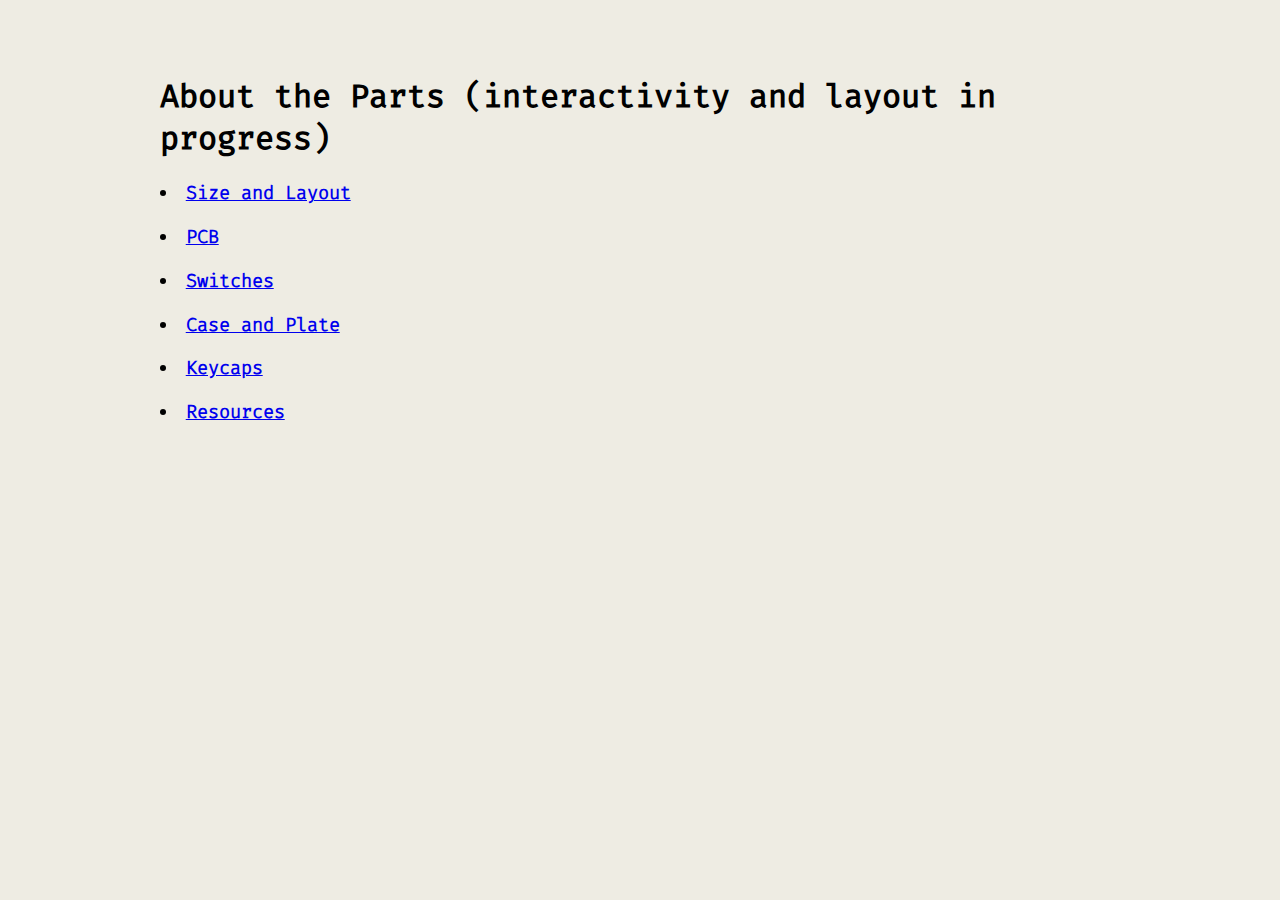
<file: index.html>
<html lang="en">
<head>
    <link rel="stylesheet" href="style.css">
    <meta charset="UTF-8">
    <meta name="viewport" content="width=device-width, initial-scale=1.0">
    <title>keyboards</title>
    
</head>

<body>
    <h1 id="h1">About the Parts (interactivity and layout in progress)</h1>
    <h3 id=h4><li><a href="layout.html">Size and Layout</a></li></h3>
    <h3 id=h4><li><a href="pcb.html">PCB</a></li></h3>
    <h3 id=h4><li><a href="switches.html">Switches</a></li></h3>
    <h3 id=h4><li><a href="caseplate.html">Case and Plate</a></li></h3>
    <h3 id=h4><li><a href="keycaps.html">Keycaps</a></li></h3>
    <h3 id=h4><li><a href="resources.html">Resources</a></li></h3>
</body>
</html>
</file>
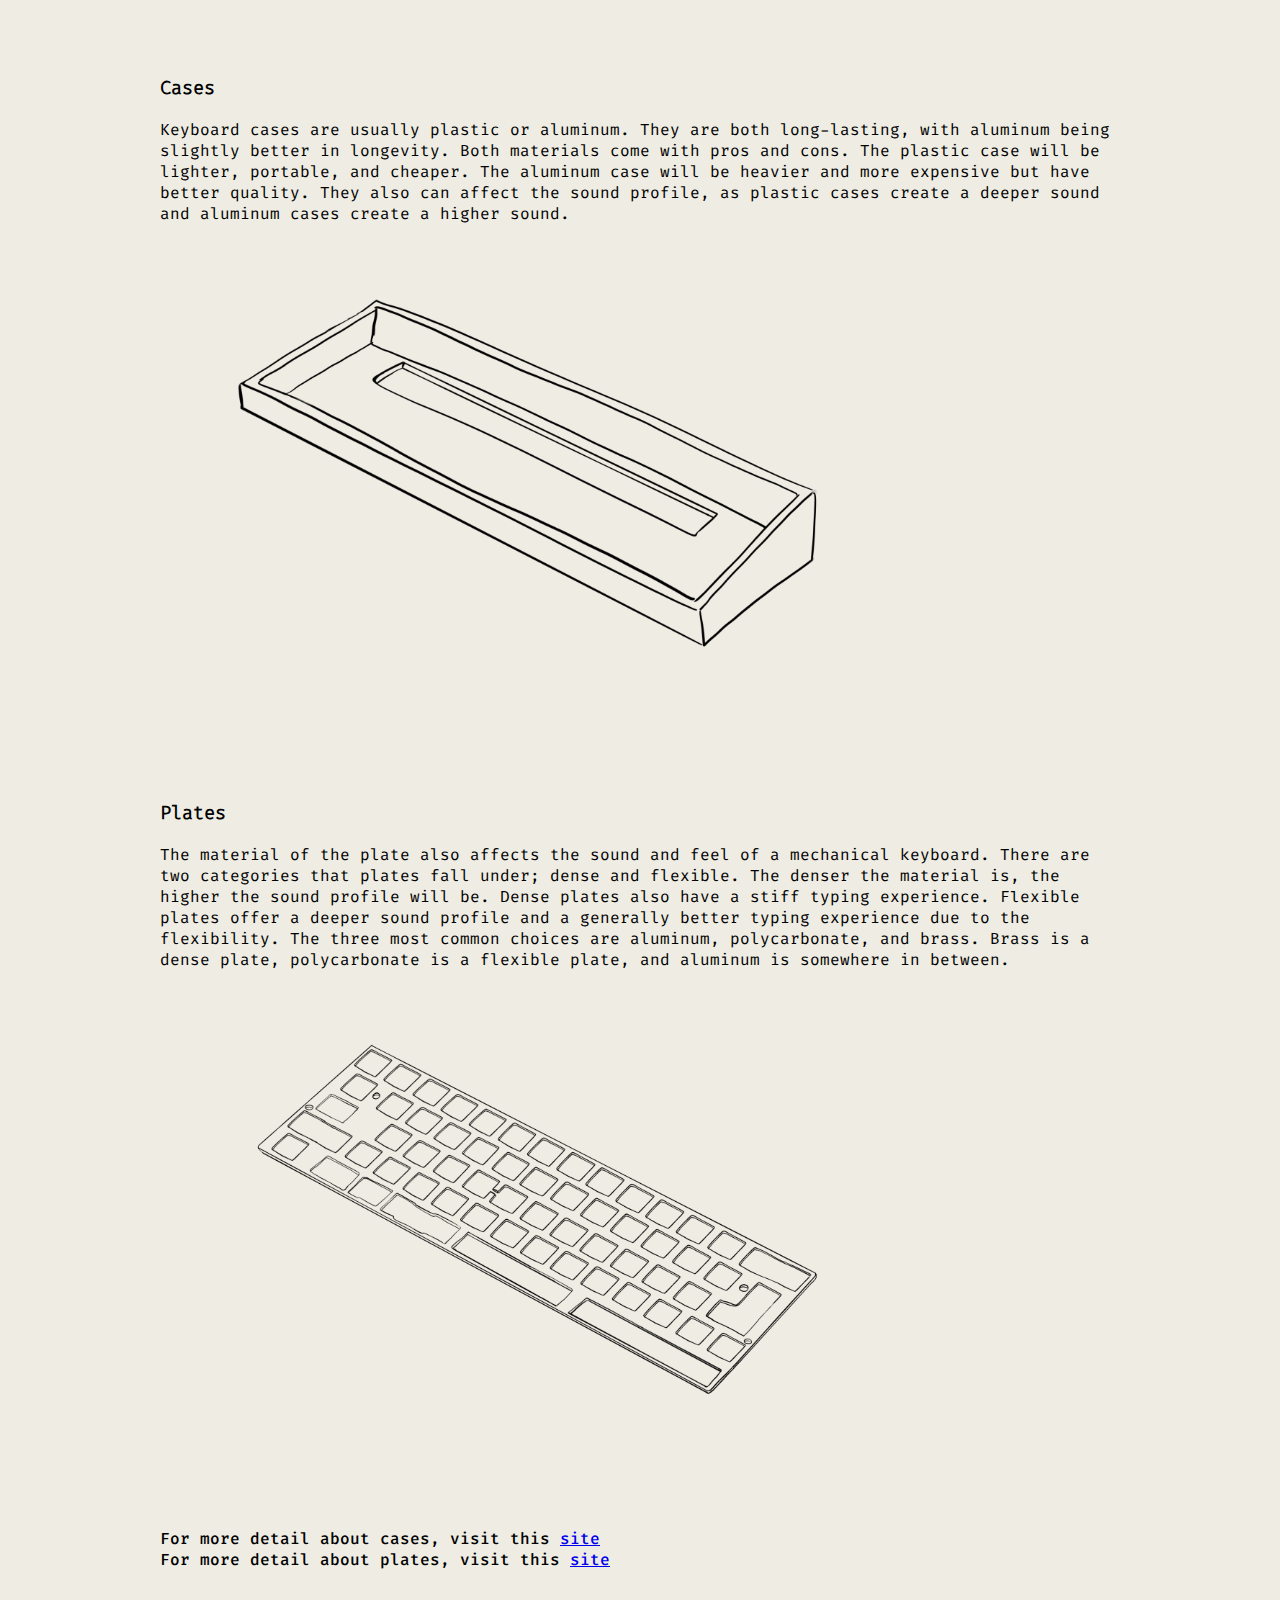
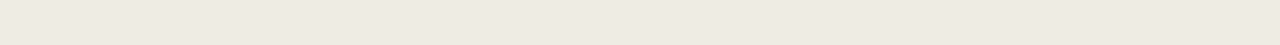
<file: caseplate.html>
<html lang="en">
<head>
    <link rel="stylesheet" href="style.css">
    <meta charset="UTF-8">
    <meta name="viewport" content="width=device-width, initial-scale=1.0">
    <title>case and plate</title>
</head>
<body>
    <h3 id="h3">Cases</h3>
    <p1 id="p1">Keyboard cases are usually plastic or aluminum. They are both long-lasting, with aluminum being slightly better in longevity. Both materials come with pros and cons. The plastic case will be lighter, portable, and cheaper. The aluminum case will be heavier and more expensive but have better quality. They also can affect the sound profile, as plastic cases create a deeper sound and aluminum cases create a higher sound. 
    </p1>
    <img src="images/IMG_0722.PNG" alt="case">
    <br>
    <br>
    <h3 id="h3">Plates</h3>
    <p1 id="p1">The material of the plate also affects the sound and feel of a mechanical keyboard. There are two categories that plates fall under; dense and flexible. The denser the material is, the higher the sound profile will be. Dense plates also have a stiff typing experience. Flexible plates offer a deeper sound profile and a generally better typing experience due to the flexibility. The three most common choices are aluminum, polycarbonate, and brass. Brass is a dense plate, polycarbonate is a flexible plate, and aluminum is somewhere in between. 
    </p1>
    <img src="images/IMG_0720.PNG" alt="plate">
    <br>
    <br>

    <p2 id="p2">For more detail about cases, visit this <a href="https://kineticlabs.com/blog/plastic-vs-metal-mechanical-keyboard#:~:text=Keyboard%20cases%20are%20usually%20plastic,low%20cost%20and%20low%20weight. ">site</a>
    </p2>
    <br>
    <p2 id="p2">For more detail about plates, visit this <a href="https://kineticlabs.com/blog/comparing-mechanical-keyboard-plate-materials">site</a>
    </p2>
</body>
</html>
</file>
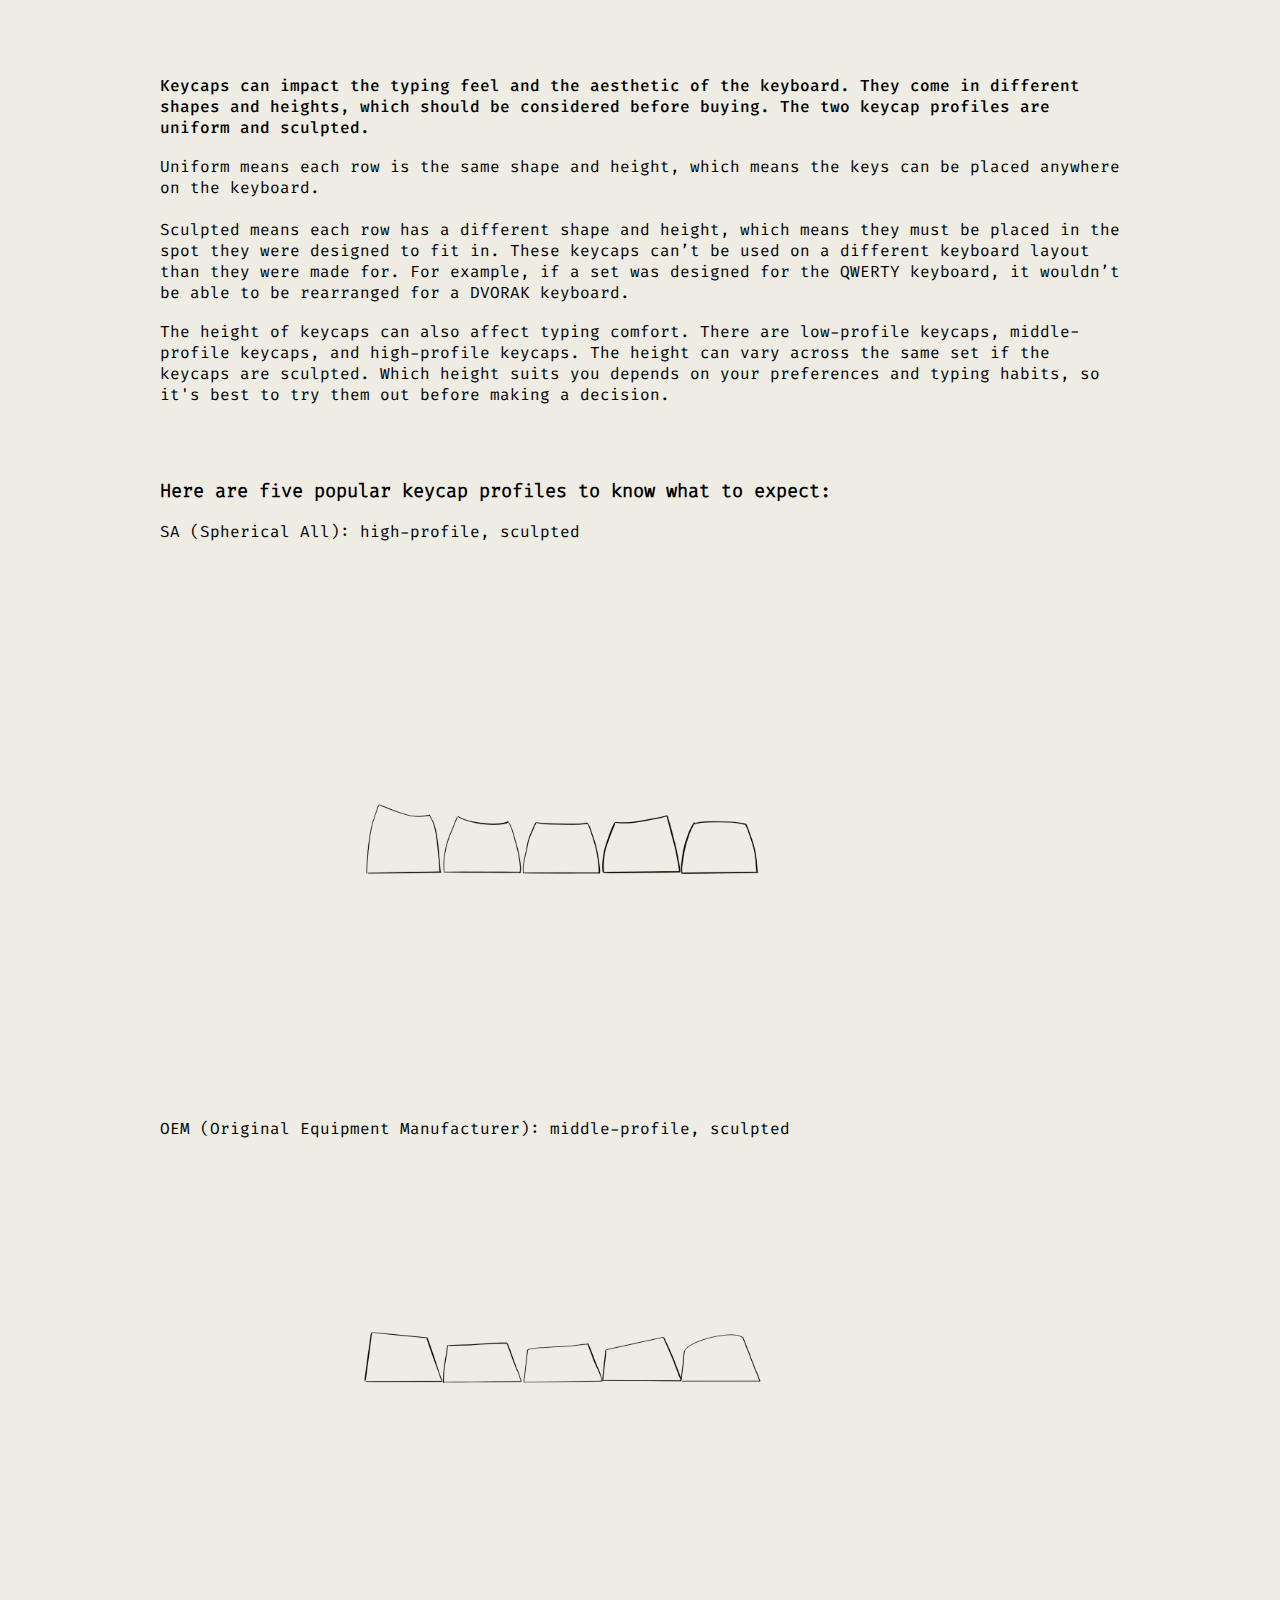
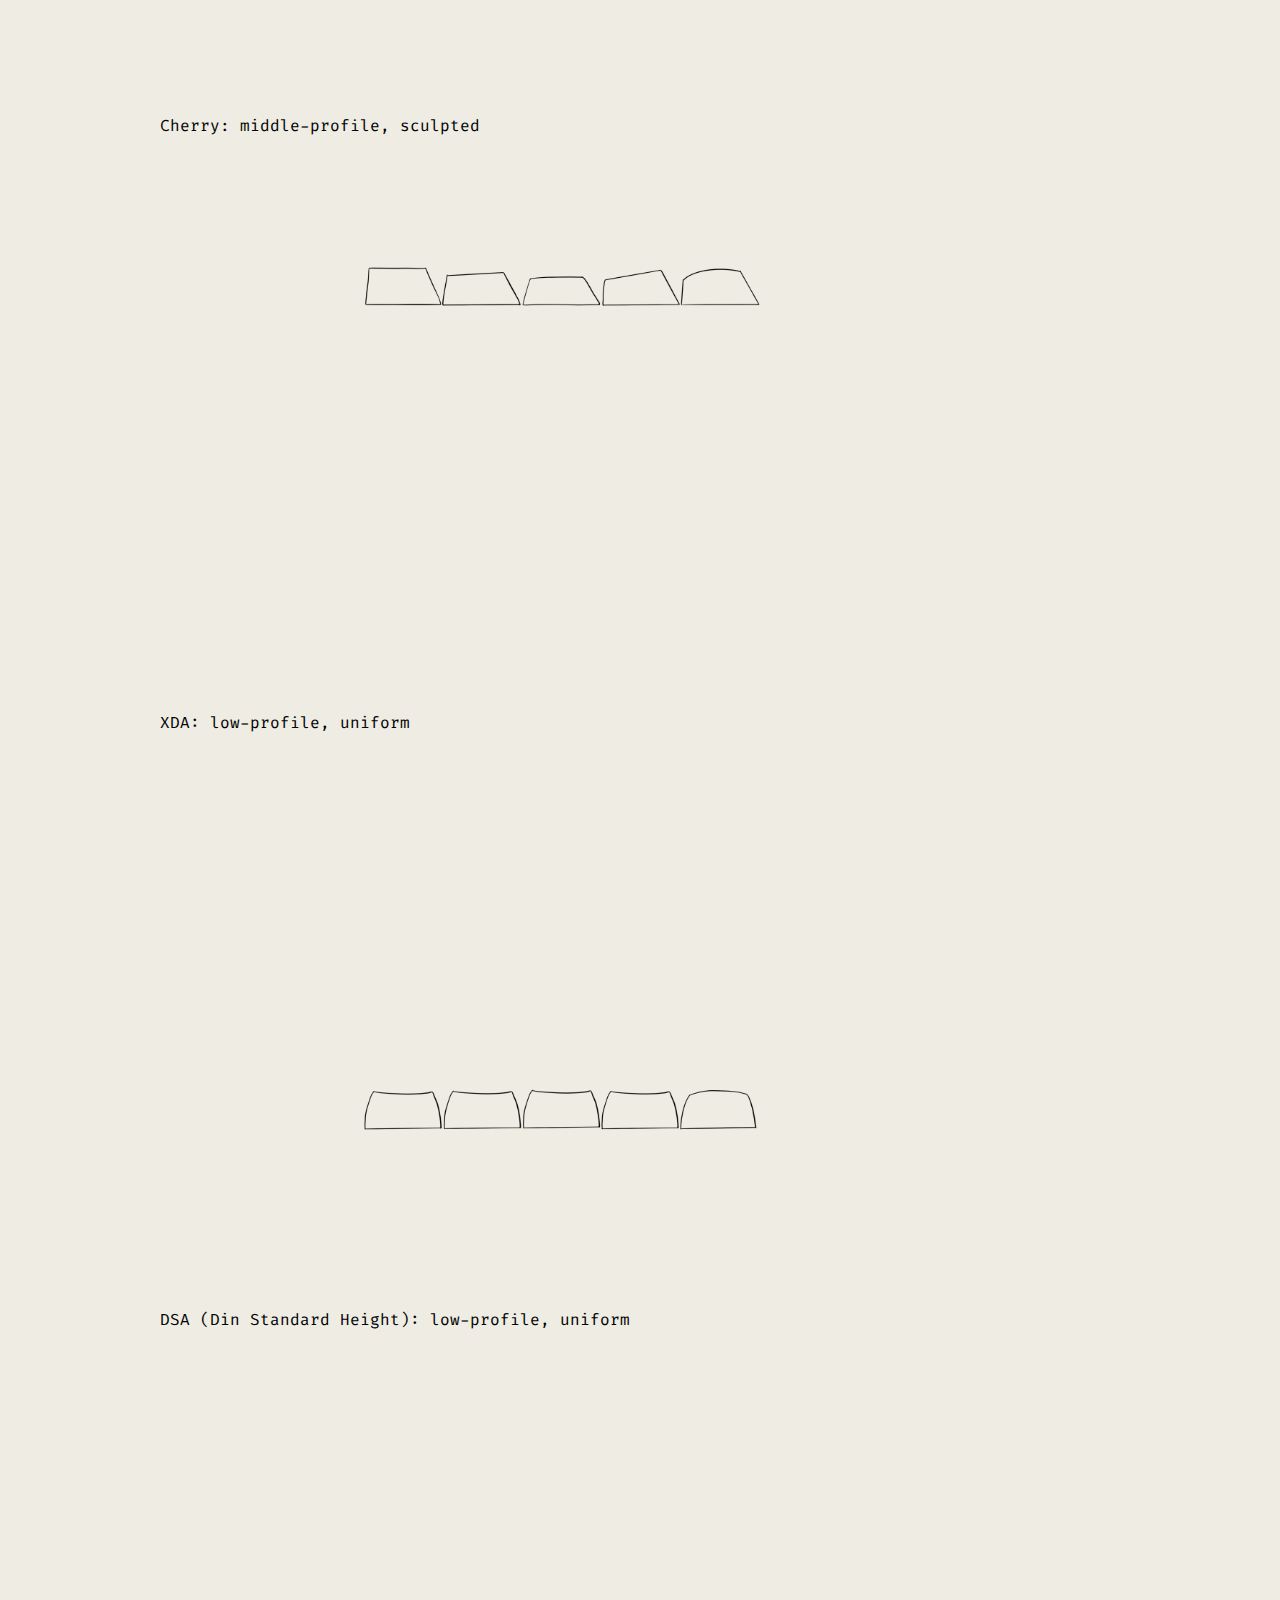
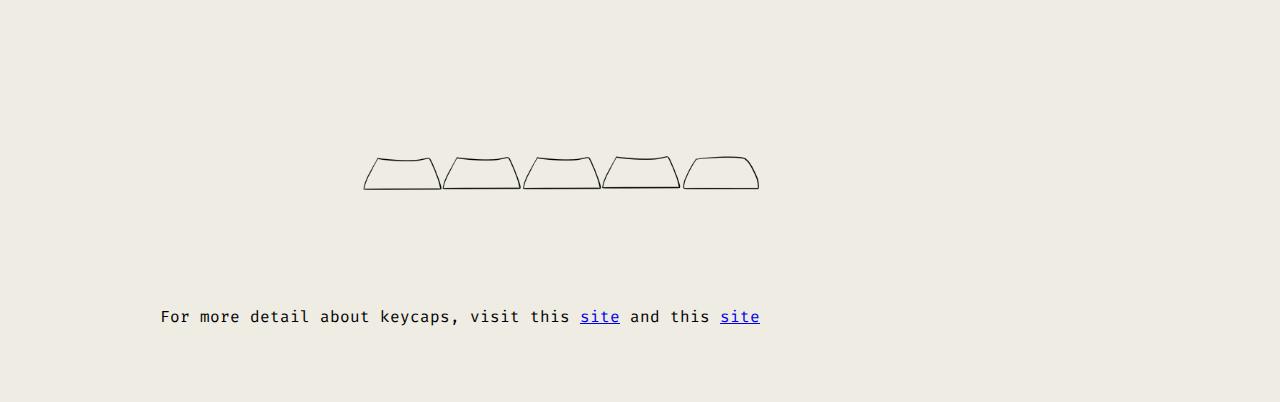
<file: keycaps.html>
<html lang="en">
<head>
    <link rel="stylesheet" href="style.css">
    <meta charset="UTF-8">
    <meta name="viewport" content="width=device-width, initial-scale=1.0">
    <title>keycaps</title>
</head>
<body>
    <p1 id="p2">Keycaps can impact the typing feel and the aesthetic of the keyboard. They come in different shapes and heights, which should be considered before buying. The two keycap profiles are uniform and sculpted.
    </p1>
    <br>
    <br>
    <p1 id="p1">Uniform means each row is the same shape and height, which means the keys can be placed anywhere on the keyboard.
        <br>
        <br>
        <p1 id="p1">Sculpted means each row has a different shape and height, which means they must be placed in the spot they were designed to fit in. These keycaps can’t be used on a different keyboard layout than they were made for. For example, if a set was designed for the QWERTY keyboard, it wouldn’t be able to be rearranged for a DVORAK keyboard.
        </p1></p1>
        <br>
        <br>
        <p1 id="p1">The height of keycaps can also affect typing comfort. There are low-profile keycaps, middle-profile keycaps, and high-profile keycaps. The height can vary across the same set if the keycaps are sculpted. Which height suits you depends on your preferences and typing habits, so it's best to try them out before making a decision. 
        </p1>
        <br>
        <br>
        <br>
        <br>
        <h3 id="h3">Here are five popular keycap profiles to know what to expect:
        </h3>
        <p1 id="p1">SA (Spherical All): high-profile, sculpted
        </p1>
        <br>
        <br>
        <img src="images/sa.PNG" alt="SA keycaps">
        <br>
        <br>
        <p1 id="p1">OEM (Original Equipment Manufacturer): middle-profile, sculpted
        </p1>
        <br>
        <br>
        <img src="images/oem.PNG" alt="OEM keycaps">
        <br>
        <br>
        <p1 id="p1">Cherry: middle-profile, sculpted
        </p1>
        <br>
        <br>
        <img src="images/cherry.PNG" alt="cherry keycaps">
        <br>
        <br>
        <p1 id="p1">XDA: low-profile, uniform
        </p1>
        <br>
        <br>
        <img src="images/xda.PNG" alt="XDA keycaps">
        <br>
        <br>
        <p1 id="p1">DSA (Din Standard Height): low-profile, uniform
        </p1>
        <br>
        <br>
        <img src="images/dsa.PNG" alt="DSA keycaps">
        <br>
        <br>
        <p2 id="p1">For more detail about keycaps, visit this <a href="https://goblintechkeys.com/blogs/news/comparison-of-different-keycap-profile-sa-dsa-oem-cherry-and-xda">site</a> and this <a href="https://www.daskeyboard.com/blog/types-of-keycap-profiles/ ">site
            </a>
        </p2>
</body>
</html>
</file>
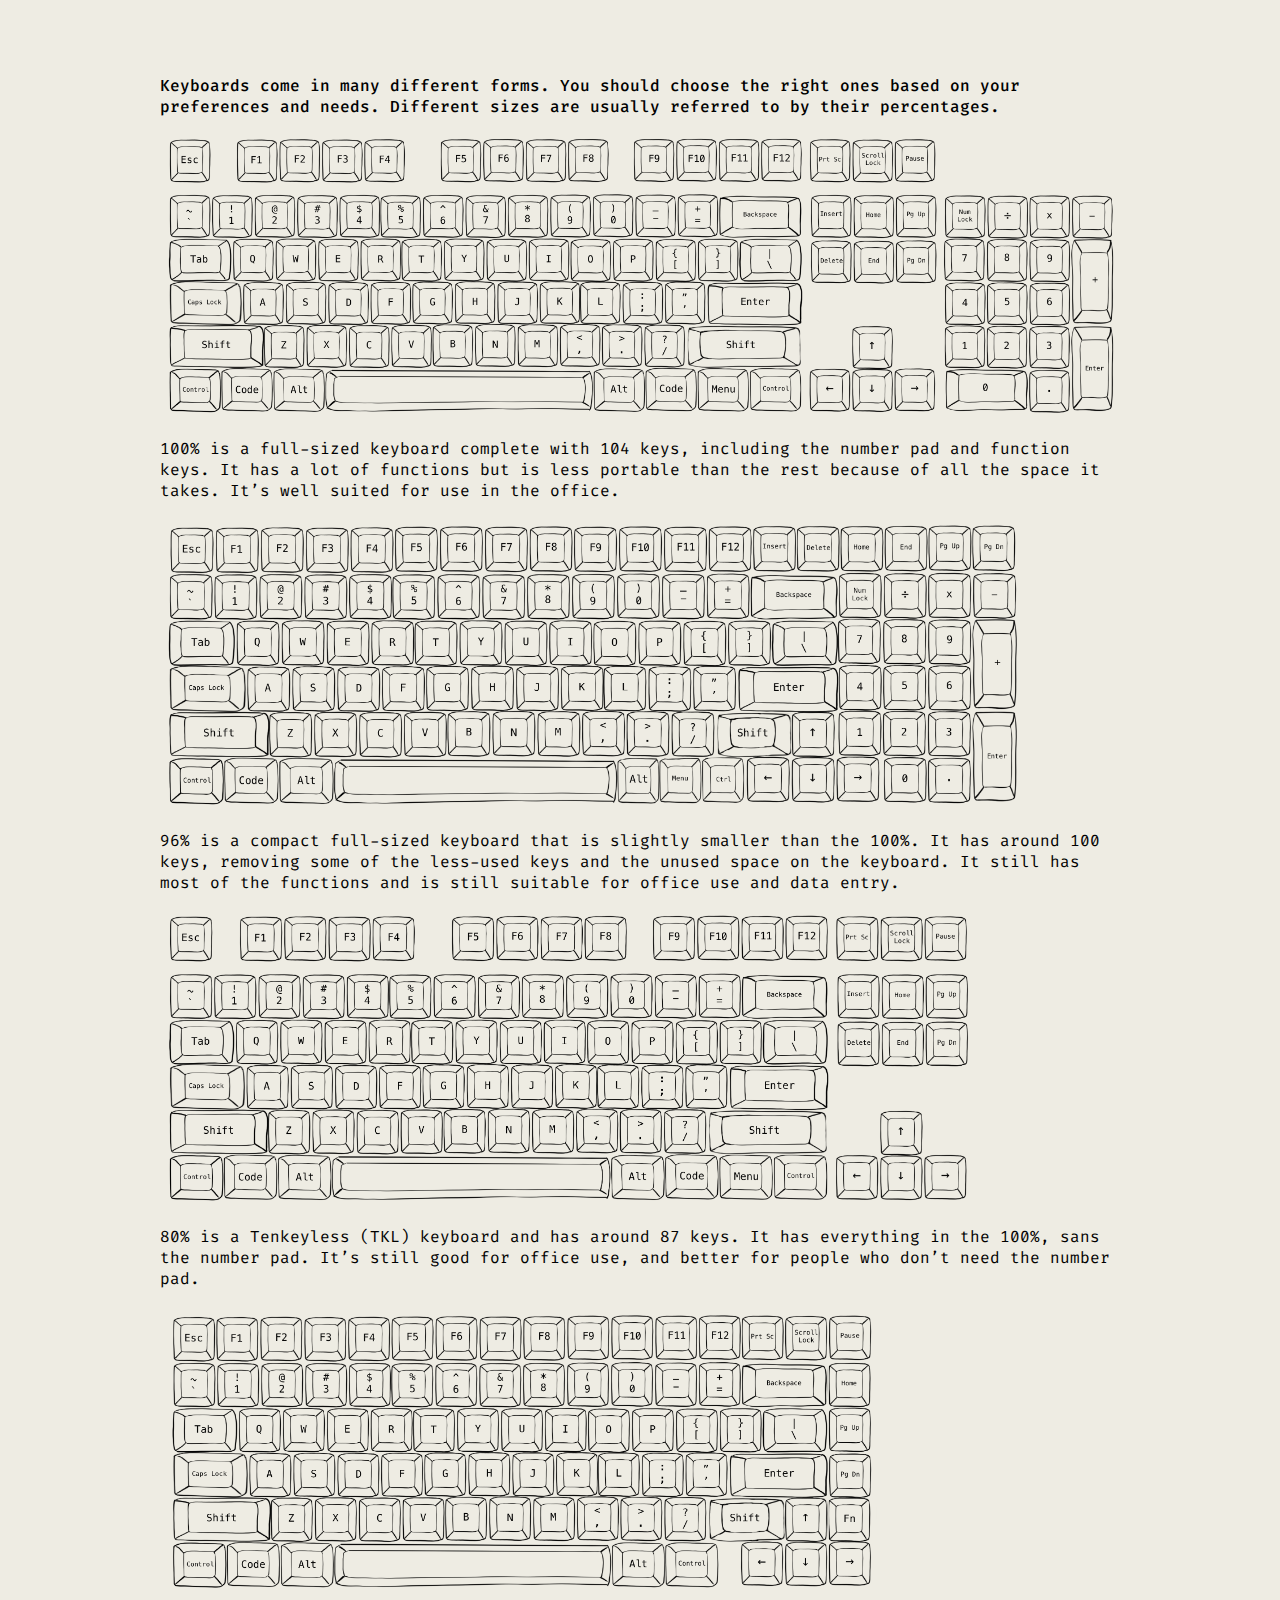
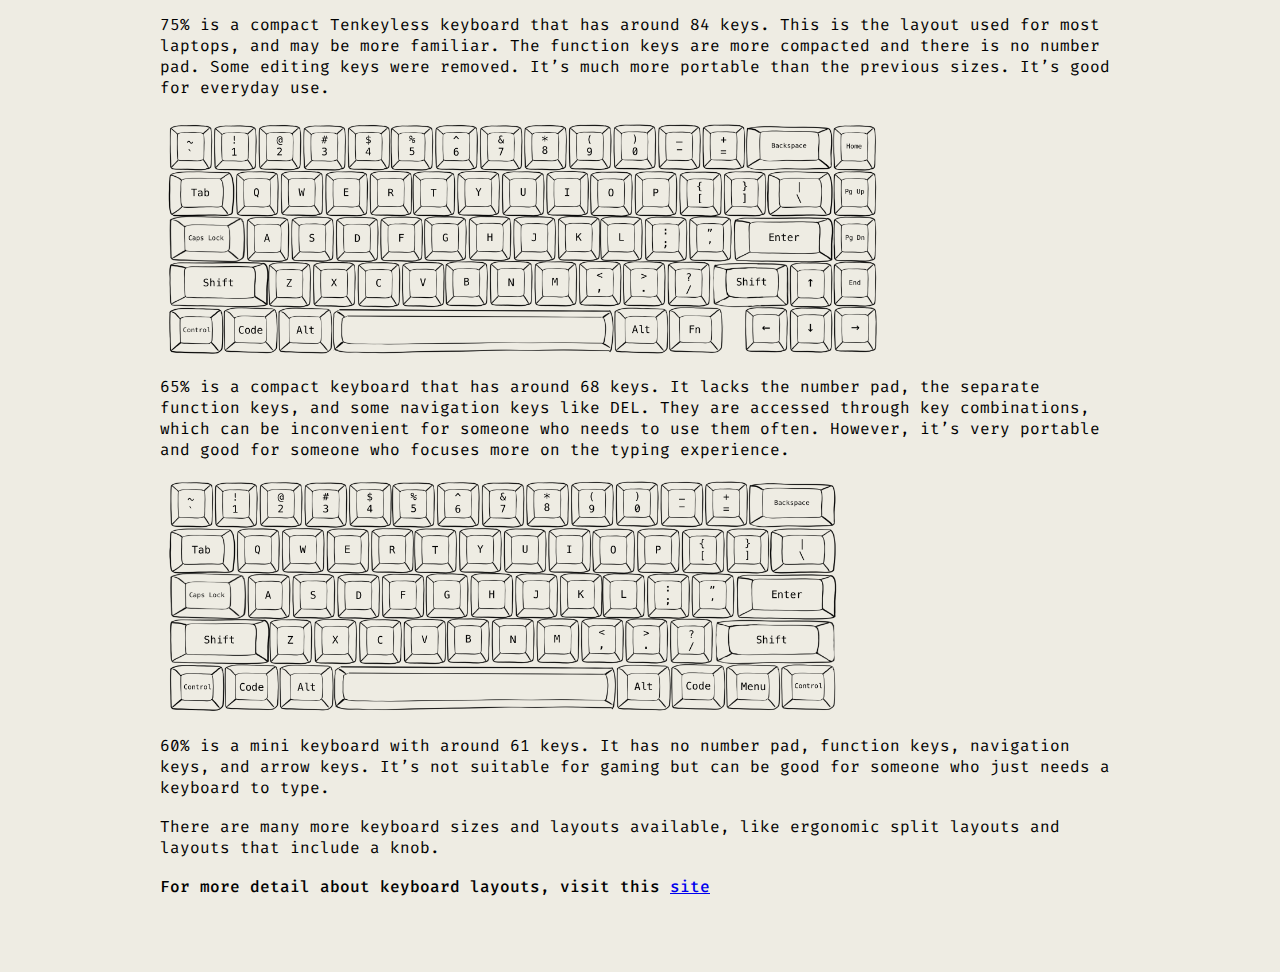
<file: layout.html>
<html lang="en">
<head>
    <link rel="stylesheet" href="style.css">
    <meta charset="UTF-8">
    <meta name="viewport" content="width=device-width, initial-scale=1.0">
    <title>size and layout</title>
</head>
<body>
    <p1 id="p2">Keyboards come in many different forms. You should choose the right ones based on your preferences and needs. Different sizes are usually referred to by their percentages. 
    </p1>
<br>
<br>
<img id=img3 src="images/100.PNG" alt="100% layout">
<br>
<br>
<p1 id="p1">100% is a full-sized keyboard complete with 104 keys, including the number pad and function keys. It has a lot of functions but is less portable than the rest because of all the space it takes. It’s well suited for use in the office.
</p1>
<br>
<br>

<img id=img4 src="images/96.PNG" alt="96% layout">
<br>
<br>
<p1 id="p1">96% is a compact full-sized keyboard that is slightly smaller than the 100%. It has around 100 keys, removing some of the less-used keys and the unused space on the keyboard.  It still has most of the functions and is still suitable for office use and data entry.
</p1>
<br>
<br>
<img id=img5 src="images/80.PNG" alt="80% layout">
<br>
<br>
<p1 id="p1">80% is a Tenkeyless (TKL) keyboard and has around 87 keys. It has everything in the 100%, sans the number pad. It’s still good for office use, and better for people who don’t need the number pad. 
</p1>
<br>
<br>
<img id=img6 src="images/75.PNG" alt="75% layout">
<br>
<br>
<p1 id="p1">75% is a compact Tenkeyless keyboard that has around 84 keys. This is the layout used for most laptops, and may be more familiar. The function keys are more compacted and there is no number pad. Some editing keys were removed. It’s much more portable than the previous sizes. It’s good for everyday use. 
</p1>
<br>
<br>

<img id=img6 src="images/65.PNG" alt="65% layout">
<br>
<br>
<p1 id="p1">65% is a compact keyboard that has around 68 keys. It lacks the number pad, the separate function keys, and some navigation keys like DEL. They are accessed through key combinations, which can be inconvenient for someone who needs to use them often. However, it’s very portable and good for someone who focuses more on the typing experience. 
</p1>
<br>
<br>
<img id=img7 src="images/60.PNG" alt="60% layout">
<br>
<br>
<p1 id="p1">60% is a mini keyboard with around 61 keys. It has no number pad, function keys, navigation keys, and arrow keys. It’s not suitable for gaming but can be good for someone who just needs a keyboard to type. 
</p1>
    <br>
    <br>
    <p1 id="p1">There are many more keyboard sizes and layouts available, like ergonomic split layouts and layouts that include a knob.
    </p1>
    <br>
    <br>
    <p1 id="p2">For more detail about keyboard layouts, visit this <a href="https://www.keychron.com/blogs/news/keyboard-size-layout-buying-guide">site</a>
    </p1>
</body>
</html>
</file>
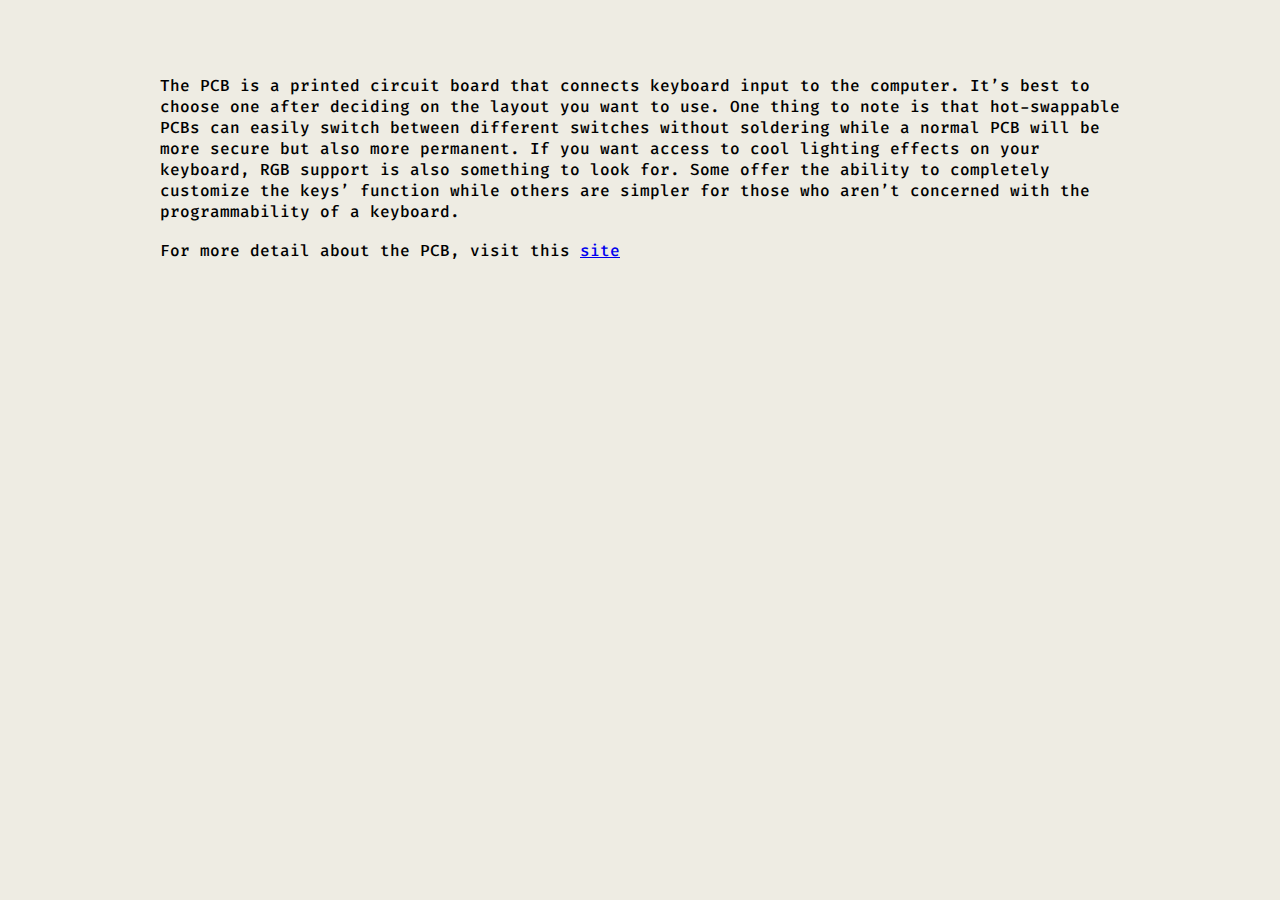
<file: pcb.html>
<html lang="en">
<head>
    <link rel="stylesheet" href="style.css">
    <meta charset="UTF-8">
    <meta name="viewport" content="width=device-width, initial-scale=1.0">
    <title>PCB</title>
</head>
<body>
    <p1 id="p2">The PCB is a printed circuit board that connects keyboard input to the computer. It’s best to choose one after deciding on the layout you want to use. One thing to note is that hot-swappable PCBs can easily switch between different switches without soldering while a normal PCB will be more secure but also more permanent. If you want access to cool lighting effects on your keyboard, RGB support is also something to look for. Some offer the ability to completely customize the keys’ function while others are simpler for those who aren’t concerned with the programmability of a keyboard.
    </p1>
<br>
<br>

<p2 id="p2">For more detail about the PCB, visit this <a href="https://www.elecrow.com/everything-you-should-know-about-mechanical-keyboard-pcba-printed-circuit-board-assembly#:~:text=The%20type%20of%20PCB%20you,create%20your%20ideal%20typing%20experience. ">site</a>
    </p2>
</body>
</html>
</file>
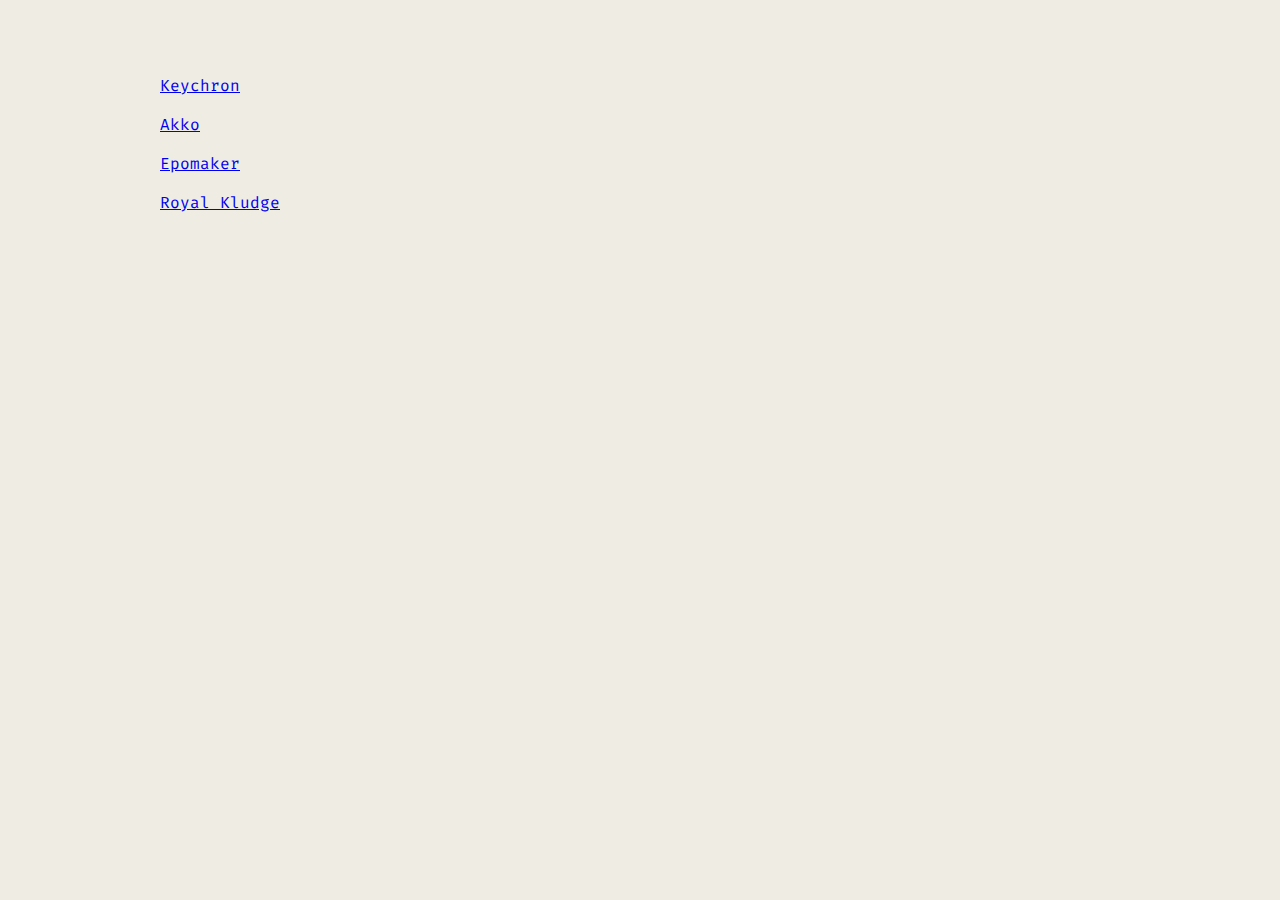
<file: resources.html>
<html lang="en">
<head>
    <link rel="stylesheet" href="style.css">
    <meta charset="UTF-8">
    <meta name="viewport" content="width=device-width, initial-scale=1.0">
    <title>Resources</title>
</head>
<body>
 
    <p1 id="p1"><a href =https://www.keychron.com/collections/all-products>Keychron</a></p1>
    <br>
    <br>
    <p1 id="p1"><a href =https://en.akkogear.com/ >Akko</a></p1>
    <br>
    <br>
    <p1 id="p1"><a href =https://epomaker.com/?sca_ref=5398229.qLJEXzpyzB&gad_source=1&gclid=Cj0KCQiA5-uuBhDzARIsAAa21T-CuZ1MIaRsTjihgdpsmO77AKrwPYUqyIUBBeyUISznafnRLbgEd-MaApaIEALw_wcB>Epomaker</a></p1>
<br>
<br>
<p1 id="p1"><a href = https://rkgamingstores.com/ >Royal Kludge</a></p1>

</body>
</html>
</file>
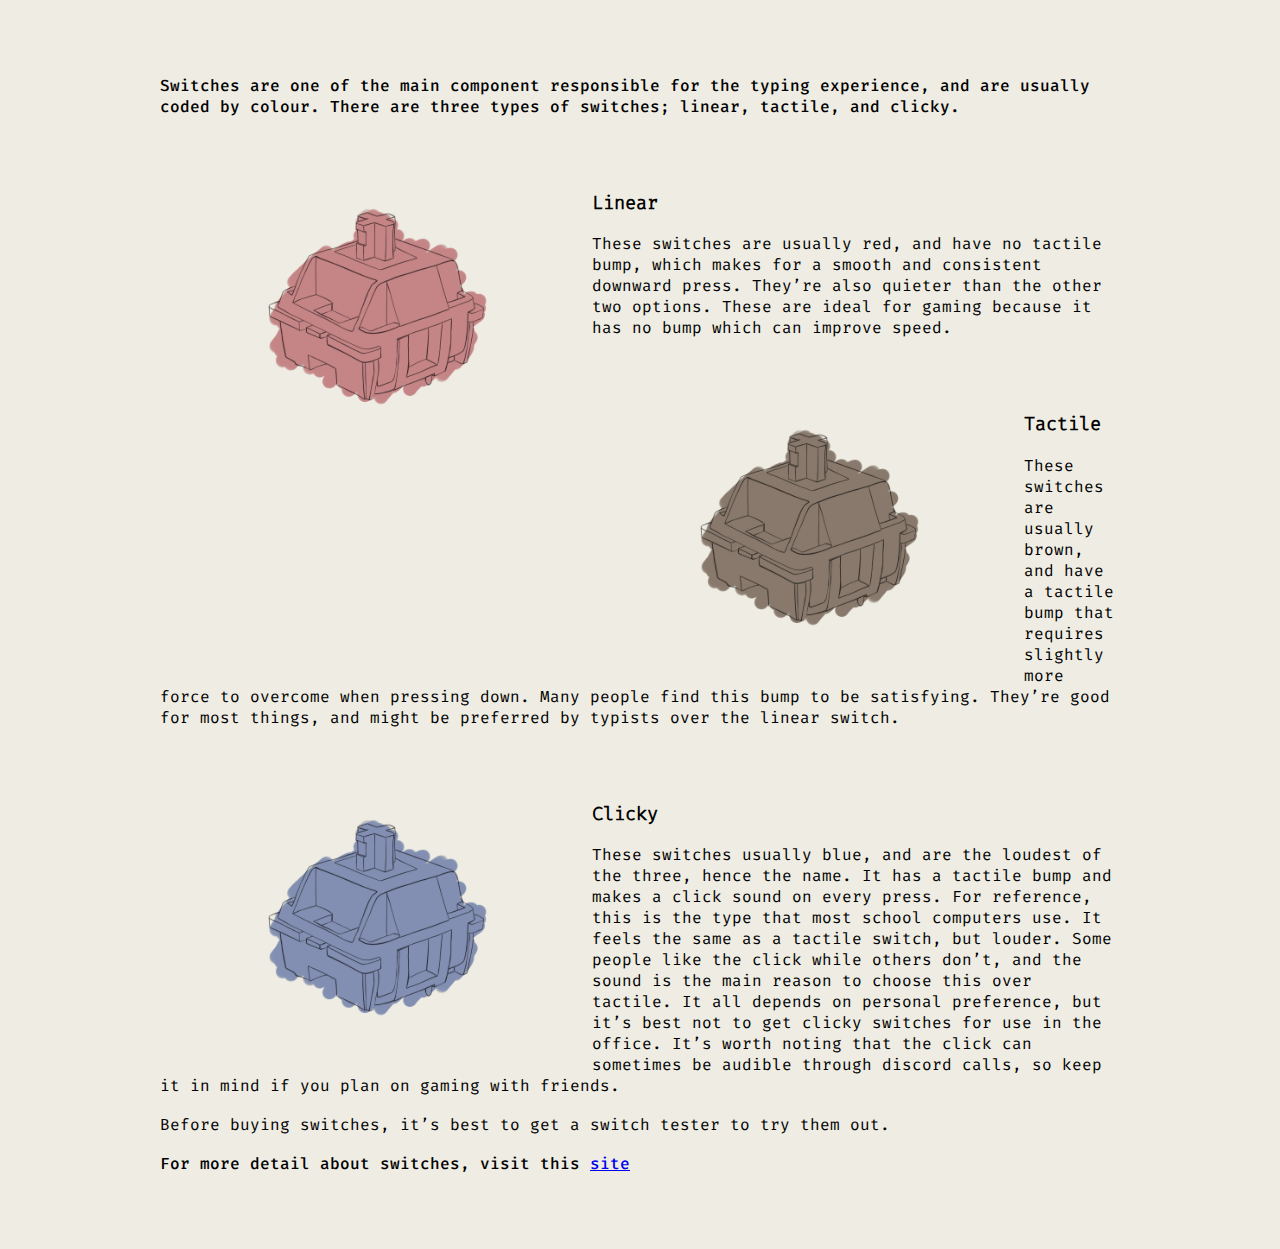
<file: switches.html>
<html lang="en">
<head>
    <link rel="stylesheet" href="style.css">
    <meta charset="UTF-8">
    <meta name="viewport" content="width=device-width, initial-scale=1.0">
    <title>switches</title>
</head>
<body>
    <p1 id="p2">Switches are one of the main component responsible for the typing experience, and are usually coded by colour. There are three types of switches; linear, tactile, and clicky.
    </p1>
    <br>
    <br>
    <img id=img2 src="images/redswitch1.PNG" alt="red switch" style="float:left";>
    <br>
    <br>
    <h3 id="h3">Linear</h3>
    <p1 id="p1">These switches are usually red, and have no tactile bump, which makes for a smooth and consistent downward press. They’re also quieter than the other two options. These are ideal for gaming because it has no bump which can improve speed. 
    </p1>

    
    <br>
    <br>

<img id=img2 src="images/IMG_0747.PNG" alt="brown switch" style="float:left";>
<br>
<br>

    <h3 id="h3">Tactile</h3>
    <p1 id="p1">These switches are usually brown, and have a tactile bump that requires slightly more force to overcome when pressing down. Many people find this bump to be satisfying. They’re good for most things, and might be preferred by typists over the linear switch. 
    </p1>
<br>
<br>
  

    <img id=img2 src="images/IMG_0748.PNG" alt="blue switch" style="float:left";>
    <br>
    <br>
    <h3 id="h3">Clicky</h3>
    
    <p1 id="p1">These switches usually blue, and are the loudest of the three, hence the name. It has a tactile bump and makes a click sound on every press. For reference, this is the type that most school computers use. It feels the same as a tactile switch, but louder. Some people like the click while others don’t, and the sound is the main reason to choose this over tactile. It all depends on personal preference, but it’s best not to get clicky switches for use in the office. It’s worth noting that the click can sometimes be audible through discord calls, so keep it in mind if you plan on gaming with friends. 
    </p1>
  
    
<br>
<br>
    <p1 id="p1">Before buying switches, it’s best to get a switch tester to try them out. 
    </p1>

<br>
<br>
    <p2 id="p2">For more detail about switches, visit this <a href="https://www.corsair.com/us/en/explorer/gamer/keyboards/key-switch-types-101/#:~:text=THERE%20ARE%20THREE%20MAIN%20TYPES%20OF%20KEY%20SWITCHES&text=Instead%2C%20today%20we'll%20talk,%2C%20we'll%20start%20there. 
        https://www.xda-developers.com/mechanical-keyboards-guide/ ">site</a>
    </p2>

</body>
</html>
</file>
<file: style.css>
@font-face {
    font-family: Fira Code light;
    src: url(font/FiraCode-Light.ttf);
}

@font-face {
    font-family: Fira Code regular;
    src: url(font/FiraCode-Regular.ttf);
}

@font-face {
    font-family: Fira Code medium;
    src: url(font/FiraCode-Medium.ttf);
}

@font-face {
    font-family: Fira Code semibold;
    src: url(font/FiraCode-SemiBold.ttf);
}

@font-face {
    font-family: Fira Code bold;
    src: url(font/FiraCode-Bold.ttf);
}

body {
    background-color: #eeece3;
    margin: 15px;
    margin-left: 100px;
    margin-right: 100px;
    padding: 60px;
    width: auto;
}

#h1 {
  font-family: Fira Code regular;
  
}

#h2 {
    font-family: Fira Code light;
    
  }

#h2:hover {
    color: #7fa480;
}

#h3 {
    font-family: Fira Code light;
    
  }

  #h4 {
    font-family: Fira Code light;
    
  }

  #h4:hover {
    color: #7fa480;
  }

#p1 {
    font-family: Fira Code regular;
}

#p2 {
    font-family: Fira Code medium;
 
}

#p3 {
    font-family: Fira Code semibold;

}

#p3:hover {
    color: #7fa480;
  }

img {
    max-width: 75%;
    max-height: 75%;
}


#img2 {
    max-width: 45%;
    max-height: 45%;

}

#img3 {
    max-width: 100%;
    max-height: 100%;
    padding-left: 2px;

}

#img4 {
    max-width: 90%;
    max-height: 90%;

}

#img5 {
    max-width: 85%;
    max-height: 85%;

}

#img6 {
    max-width: 75%;
    max-height: 75%;

}

#img7 {
    max-width: 70%;
    max-height: 70%;
    padding-left: 7px;

}

#img8 {
    max-width: 60%;
    max-height: 60%;

}
</file>
